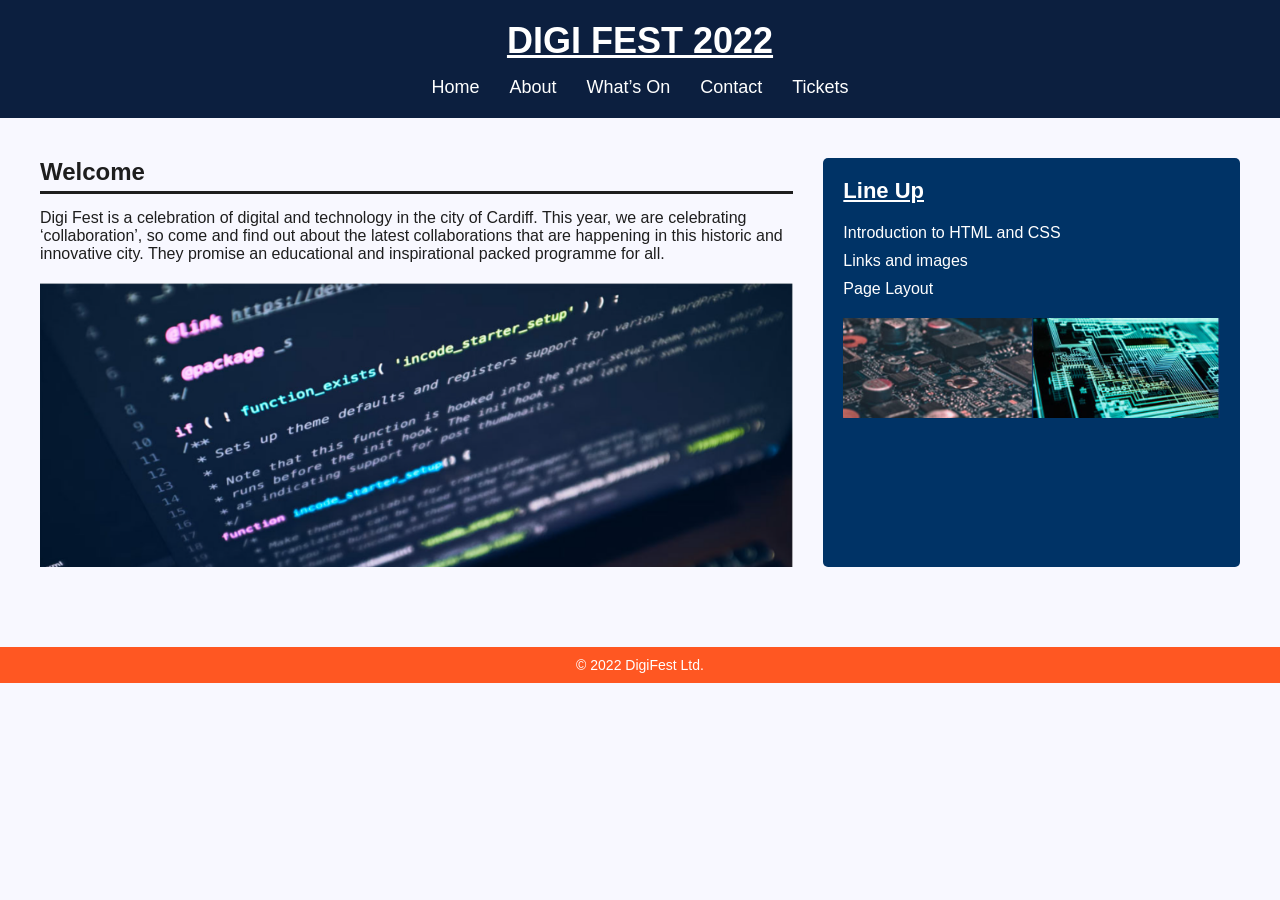
<file: Chapter-4-Page Layout/Exercises/index.html>
<!DOCTYPE html>
<html lang="en">
<head>
  <meta charset="UTF-8" />
  <meta name="viewport" content="width=device-width, initial-scale=1.0"/>
  <title>Digi Fest 2022</title>
  <link rel="stylesheet" href="style.css" />
</head>
<body>
  <header>
    <h1>DIGI FEST 2022</h1>
    <nav>
      <ul>
        <li><a href="#">Home</a></li>
        <li><a href="#">About</a></li>
        <li><a href="#">What’s On</a></li>
        <li><a href="#">Contact</a></li>
        <li><a href="#">Tickets</a></li>
      </ul>
    </nav>
  </header>

  <main>
    <section class="welcome">
      <article>
        <h2>Welcome</h2>
        <p>
          Digi Fest is a celebration of digital and technology in the city of Cardiff.
          This year, we are celebrating ‘collaboration’, so come and find out about the latest
          collaborations that are happening in this historic and innovative city. They promise
          an educational and inspirational packed programme for all.
        </p>
        <img src="image .png" alt="Code screen example">
      </article>
    </section>

    <aside class="lineup">
      <h2>Line Up</h2>
      <ul>
        <li>Introduction to HTML and CSS</li>
        <li>Links and images</li>
        <li>Page Layout</li>
      </ul>
      <div class="images">
        <img src="images 22.png" alt="Microchip">
        <img src="images 44.png" alt="Circuit board">
      </div>
    </aside>
  </main>

  <footer>
    <p>© 2022 DigiFest Ltd.</p>
  </footer>
</body>
</html>
</file>
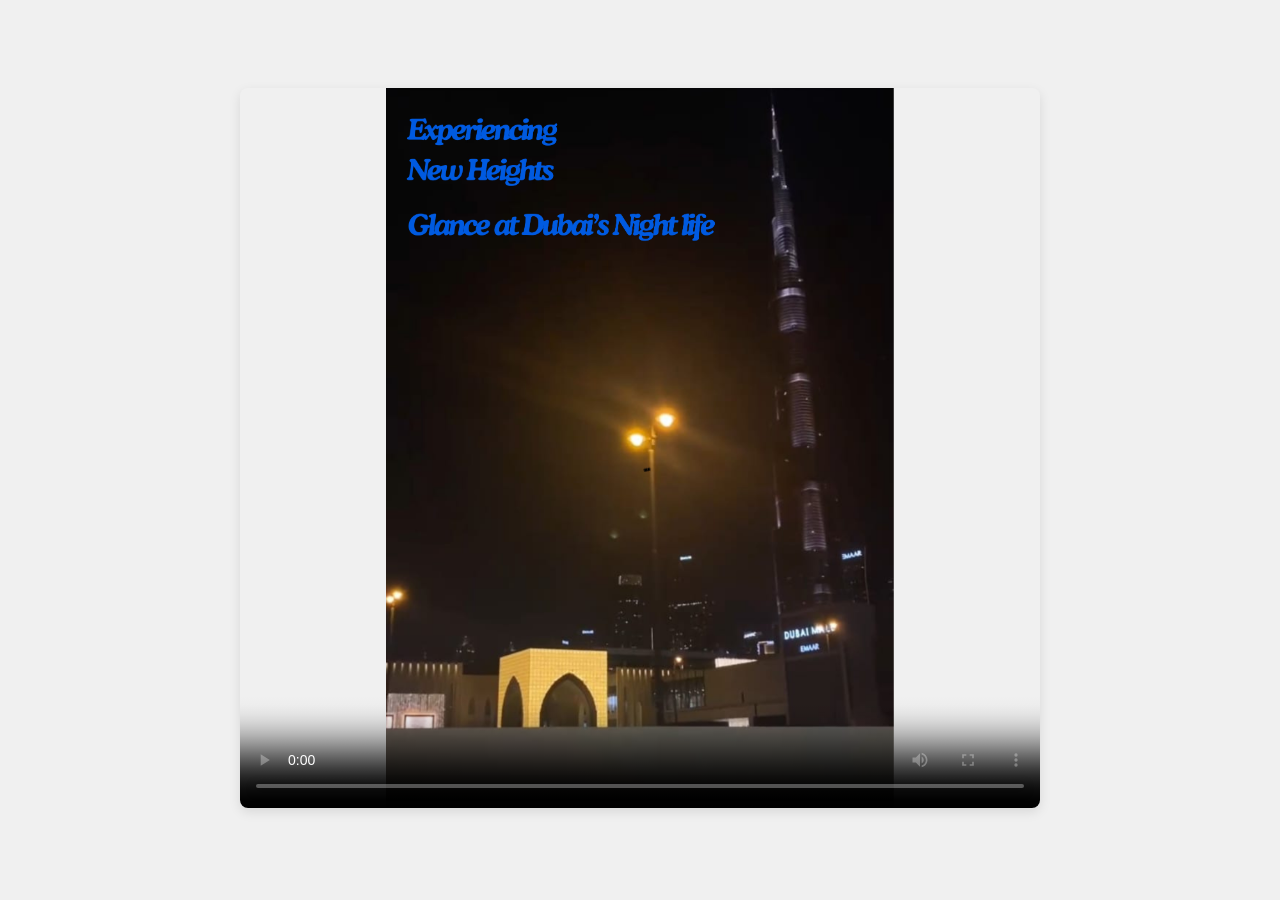
<file: Chapter-5-Embedded Content/Exercises/index.html>
<!DOCTYPE html>
<html lang="en">
<head>
    <meta charset="UTF-8">
    <meta name="viewport" content="width=device-width, initial-scale=1.0">
    <title>Optical Illusions</title>
    <link rel="stylesheet" href="style.css">
</head>
<body>
    <div class="video-wrapper">
        <video controls loop poster="images/poster.png">
            <source src="video1.mp4" type="video/mp4">
   
        </video>
    </div>
</body>
</html>
</file>
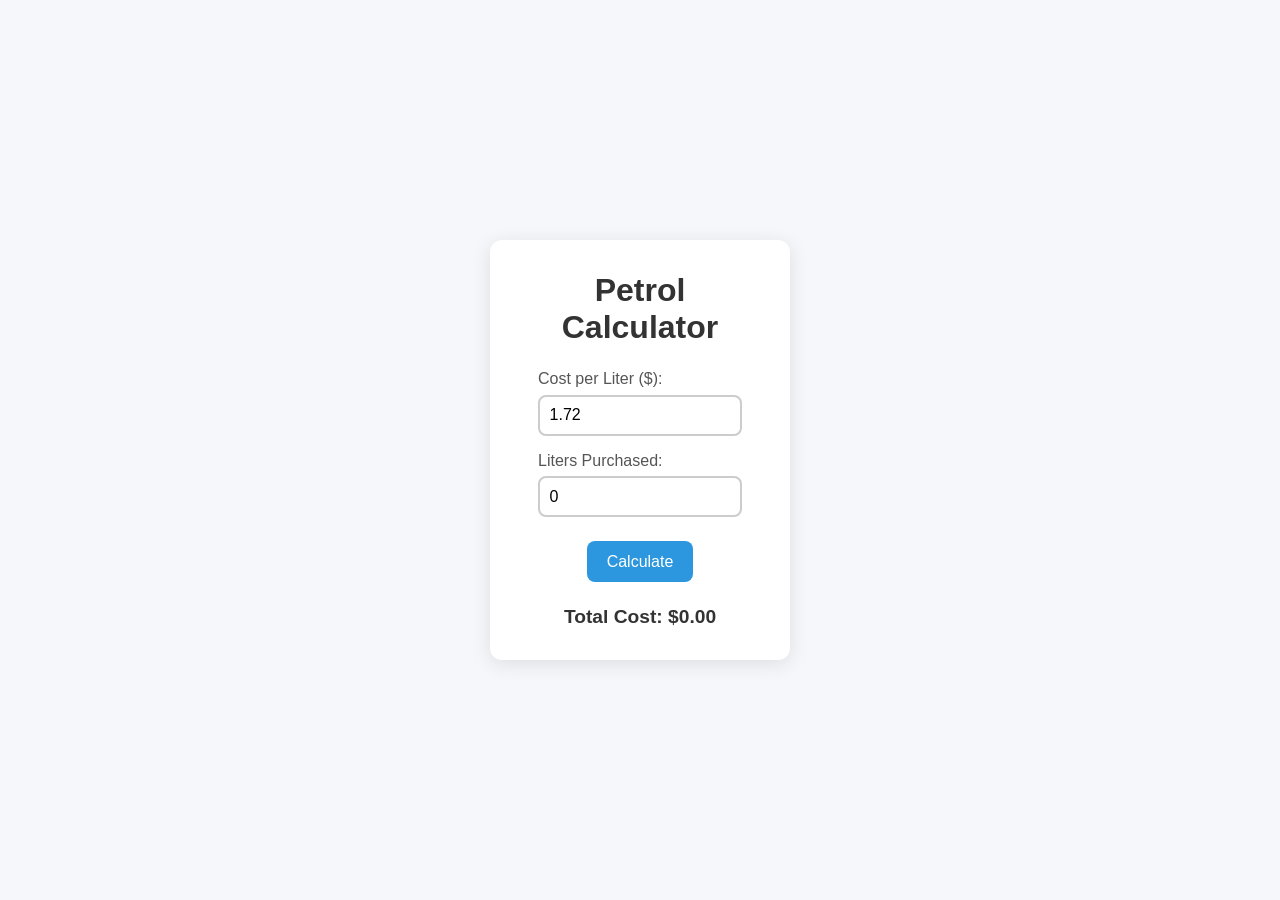
<file: Chapter-6-Javascript/Exercises/index.html>
<!DOCTYPE html>
<html lang="en">
<head>
  <meta charset="UTF-8">
  <meta name="viewport" content="width=device-width, initial-scale=1">
  <title>Petrol Calculator</title>
  <link rel="stylesheet" href="style.css">
  
</head>
<body>

  <div class="calculator">
    <h1>Petrol Calculator</h1>

    <!-- Input for petrol cost per liter -->
    <label for="cost-per-liter">Cost per Liter ($):</label>
    <input type="number" id="cost-per-liter" value="1.72" step="0.01" min="0">

    <!-- Input for liters purchased -->
    <label for="liters">Liters Purchased:</label>
    <input type="number" id="liters" value="0" step="0.1" min="0">

    <!-- Button to trigger calculation -->
    <button id="calculate-btn">Calculate</button>

    <!-- Area to display the result -->
    <p id="total-cost">Total Cost: $0.00</p>
  </div>

  <!-- Link to JavaScript file -->
  <script src="java.js"></script>

</body>
</html>
</file>
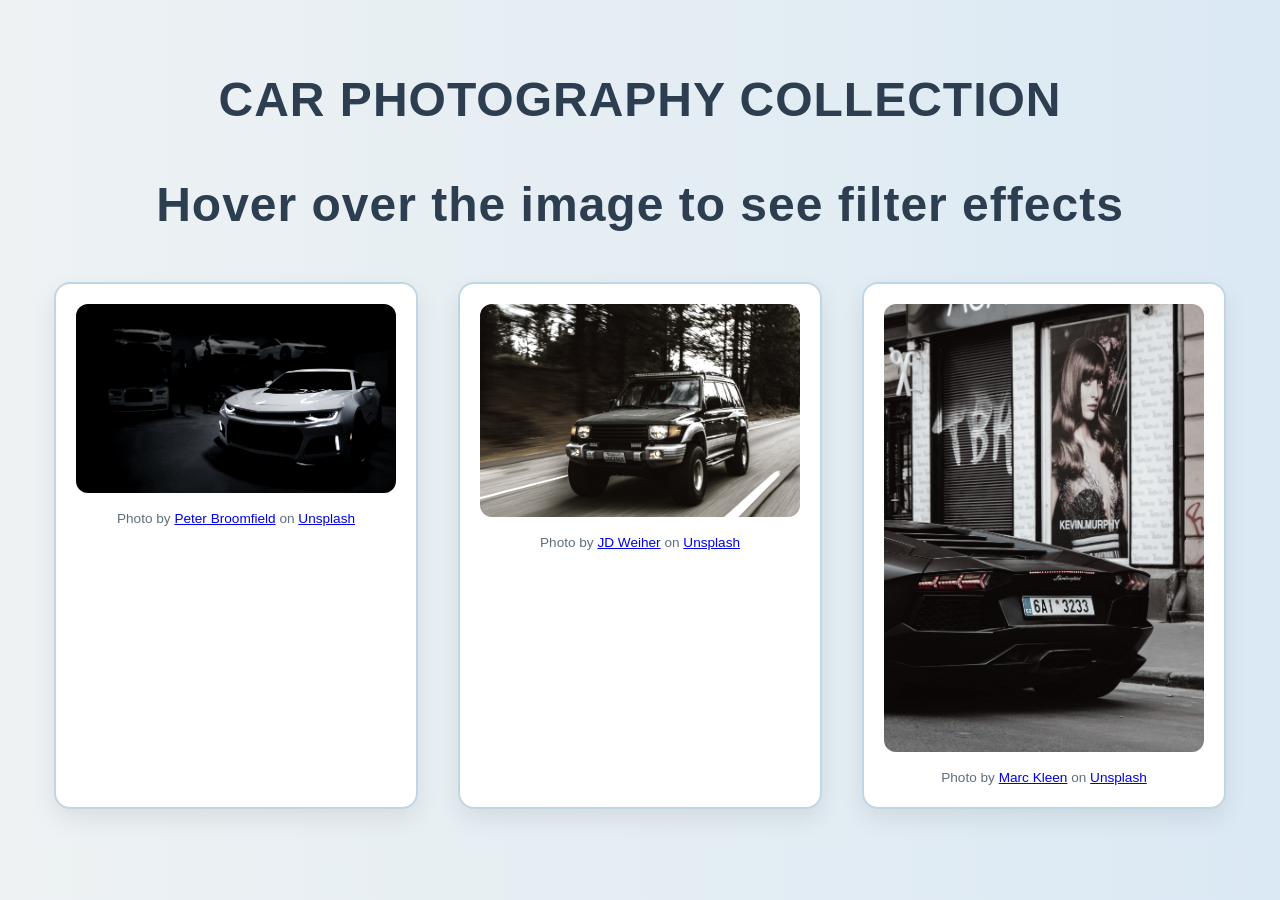
<file: Chapter-3-Images/Exercises/three images/index.html>
<!DOCTYPE html>
<html lang="en">
<head>
  <meta charset="UTF-8">
  <title>CAR PHOTOGRAPHY COLLECTION</title>
  <link rel="stylesheet" href="style.css">
</head>
<body>

  <h1>CAR PHOTOGRAPHY COLLECTION</h1>
  <h1>Hover over the image to see filter effects</h1>
  <div class="gallery-row">
    <div class="image-container">
      <img 
        src="img 1.jpg" 
        width="800" 
        height="533" 
        alt="Modern skyscraper reflecting the sky" 
        title="Modern Skyscraper in Downtown City">
      <div class="license">
        Photo by <a href="https://unsplash.com/@peterbroomfield?utm_content=creditCopyText&utm_medium=referral&utm_source=unsplash">Peter Broomfield</a> on <a href="https://unsplash.com/photos/white-car-m3m-lnR90uM?utm_content=creditCopyText&utm_medium=referral&utm_source=unsplash">Unsplash</a>
      
      </div>
    </div>

    <div class="image-container">
      <img 
        src="img33.jpg" 
        width="800" 
        height="533" 
        alt="Historic building with arches and columns" 
        title="Historic Building with Architectural Details">
      <div class="license">
        Photo by <a href="https://unsplash.com/@jdweiher?utm_content=creditCopyText&utm_medium=referral&utm_source=unsplash">JD Weiher</a> on <a href="https://unsplash.com/photos/timelapse-photography-of-green-suv-on-road-r_I6Y3eFrXE?utm_content=creditCopyText&utm_medium=referral&utm_source=unsplash">Unsplash</a>
      
      </div>
    </div>

    <div class="image-container">
      <img 
        src="img45.jpg" 
        width="800" 
        height="533" 
        alt="Bridge with city skyline in the background" 
        title="Bridge Over River with City Skyline">
      <div class="license">
        Photo by <a href="https://unsplash.com/@marckleen?utm_content=creditCopyText&utm_medium=referral&utm_source=unsplash">Marc Kleen</a> on <a href="https://unsplash.com/photos/black-lamborghini-beside-kevin-murphy-poster-H02BVUa2IVY?utm_content=creditCopyText&utm_medium=referral&utm_source=unsplash">Unsplash</a>
      
      </div>
    </div>
  </div>

</body>
</html>
</file>
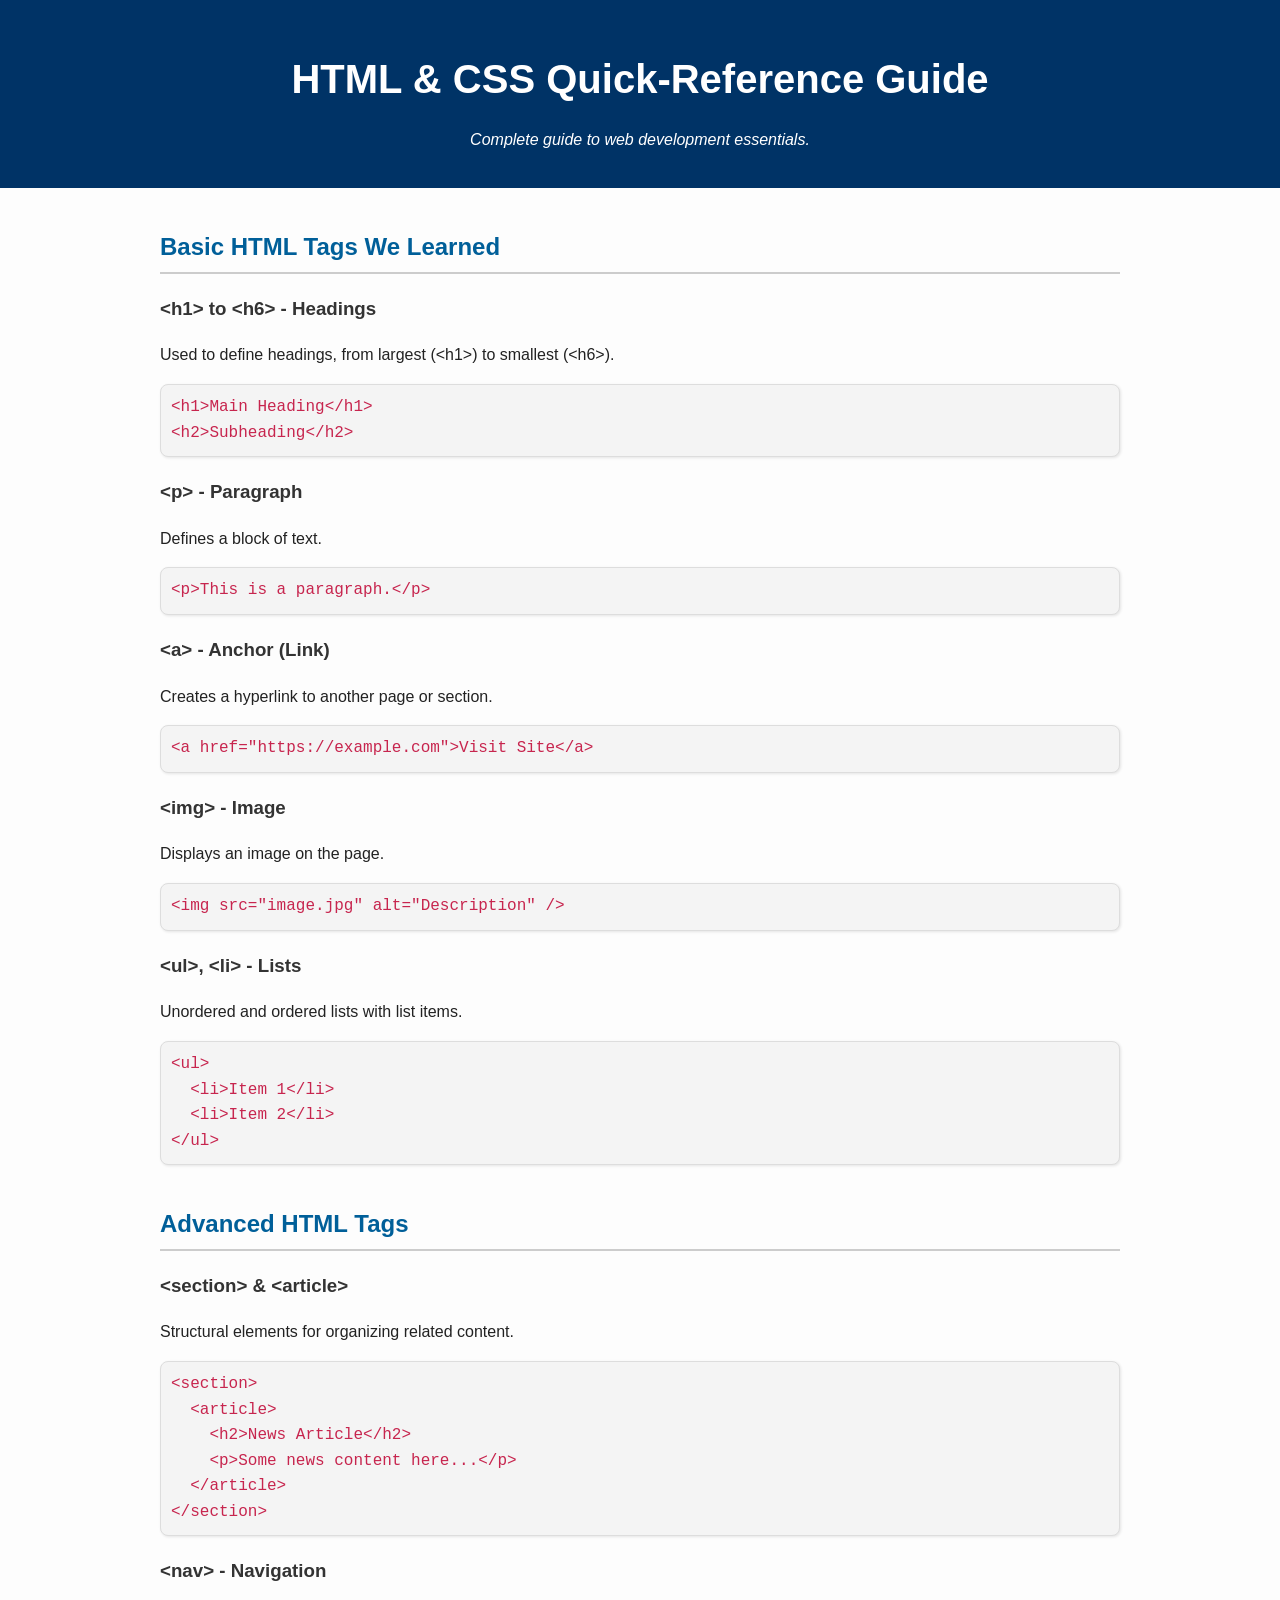
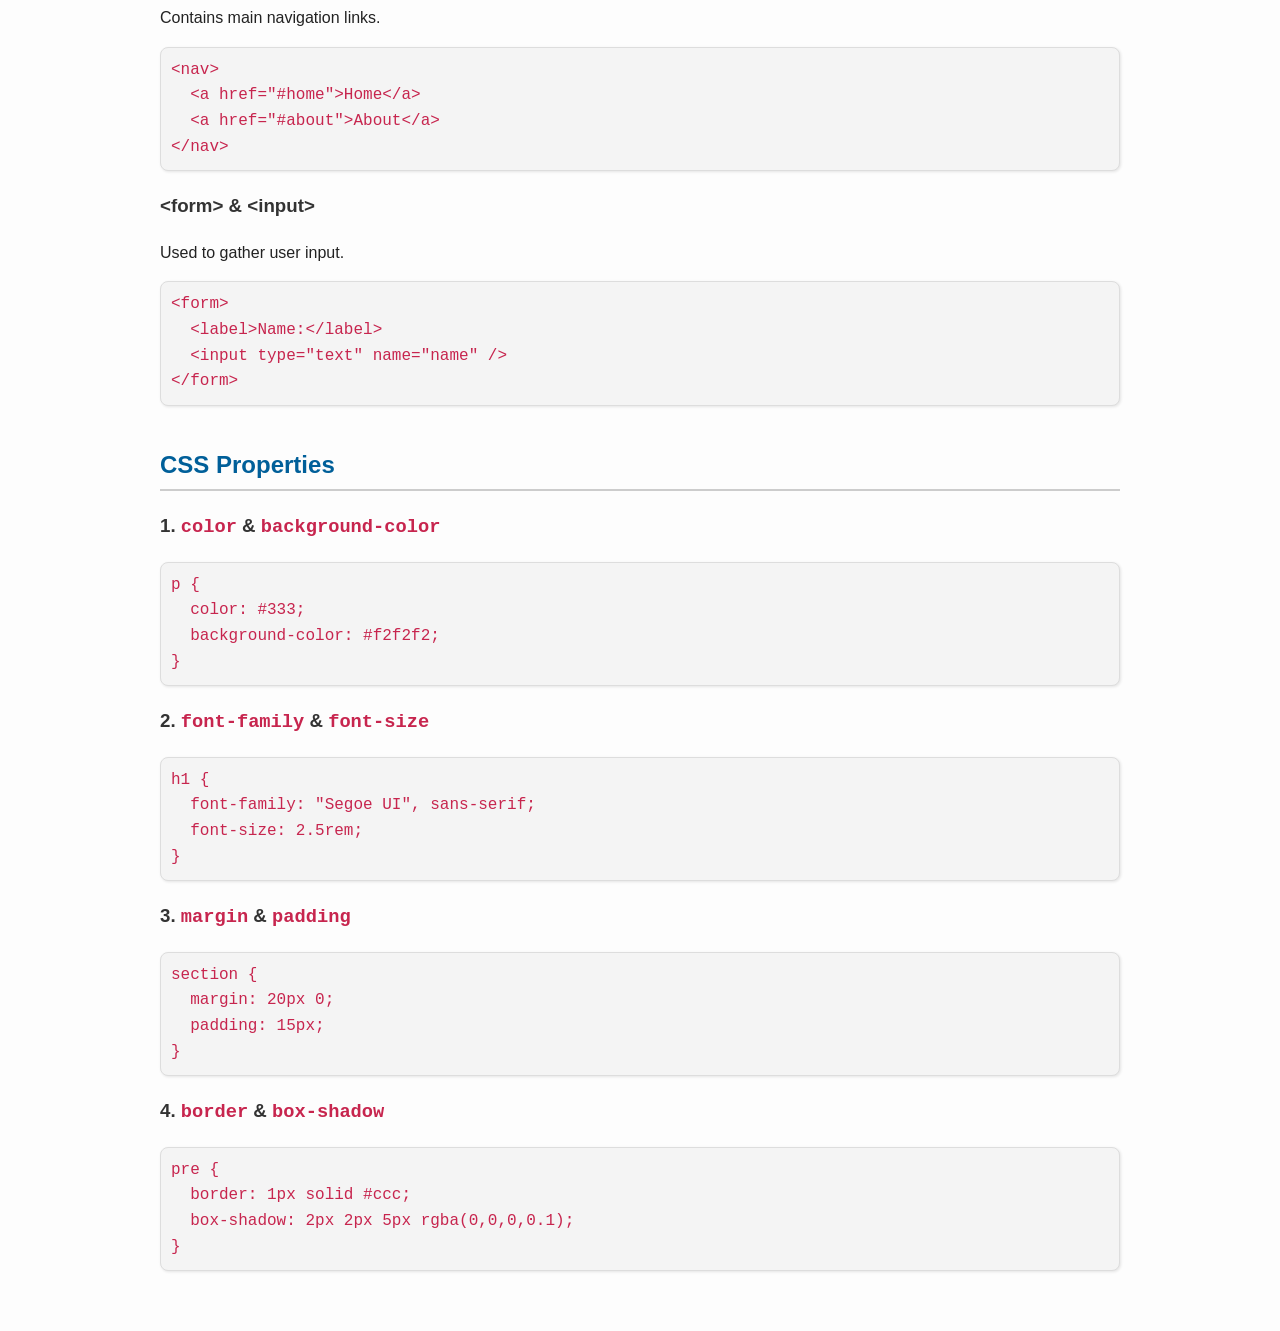
<file: Chapter-1-Introduction to HTML and CSS/Exercises/Bonus Exercise/Reference guide.html>
<!DOCTYPE html>
<html lang="en">
<head>
  <meta charset="UTF-8" />
  <meta name="viewport" content="width=device-width, initial-scale=1.0"/>
  <title>HTML & CSS Quick Reference Guide</title>
  <link rel="stylesheet" href="style.css" />
</head>
<body>
  <header>
    <h1>HTML & CSS Quick-Reference Guide</h1>
    <p>Complete guide to web development essentials.</p>
  </header>

  <main>
    <section>
      <h2>Basic HTML Tags We Learned</h2>

      <article>
        <h3>&lt;h1&gt; to &lt;h6&gt; - Headings</h3>
        <p>Used to define headings, from largest (&lt;h1&gt;) to smallest (&lt;h6&gt;).</p>
        <pre><code>&lt;h1&gt;Main Heading&lt;/h1&gt;
&lt;h2&gt;Subheading&lt;/h2&gt;</code></pre>
      </article>

      <article>
        <h3>&lt;p&gt; - Paragraph</h3>
        <p>Defines a block of text.</p>
        <pre><code>&lt;p&gt;This is a paragraph.&lt;/p&gt;</code></pre>
      </article>

      <article>
        <h3>&lt;a&gt; - Anchor (Link)</h3>
        <p>Creates a hyperlink to another page or section.</p>
        <pre><code>&lt;a href="https://example.com"&gt;Visit Site&lt;/a&gt;</code></pre>
      </article>

      <article>
        <h3>&lt;img&gt; - Image</h3>
        <p>Displays an image on the page.</p>
        <pre><code>&lt;img src="image.jpg" alt="Description" /&gt;</code></pre>
      </article>

      <article>
        <h3>&lt;ul&gt;, &lt;li&gt; - Lists</h3>
        <p>Unordered and ordered lists with list items.</p>
        <pre><code>&lt;ul&gt;
  &lt;li&gt;Item 1&lt;/li&gt;
  &lt;li&gt;Item 2&lt;/li&gt;
&lt;/ul&gt;</code></pre>
      </article>
    </section>

    <section>
      <h2>Advanced HTML Tags</h2>

      <article>
        <h3>&lt;section&gt; &amp; &lt;article&gt;</h3>
        <p>Structural elements for organizing related content.</p>
        <pre><code>&lt;section&gt;
  &lt;article&gt;
    &lt;h2&gt;News Article&lt;/h2&gt;
    &lt;p&gt;Some news content here...&lt;/p&gt;
  &lt;/article&gt;
&lt;/section&gt;</code></pre>
      </article>

      <article>
        <h3>&lt;nav&gt; - Navigation</h3>
        <p>Contains main navigation links.</p>
        <pre><code>&lt;nav&gt;
  &lt;a href="#home"&gt;Home&lt;/a&gt;
  &lt;a href="#about"&gt;About&lt;/a&gt;
&lt;/nav&gt;</code></pre>
      </article>

      <article>
        <h3>&lt;form&gt; &amp; &lt;input&gt;</h3>
        <p>Used to gather user input.</p>
        <pre><code>&lt;form&gt;
  &lt;label&gt;Name:&lt;/label&gt;
  &lt;input type="text" name="name" /&gt;
&lt;/form&gt;</code></pre>
      </article>
    </section>

    <section>
      <h2> CSS Properties</h2>

      <article>
        <h3>1. <code>color</code> &amp; <code>background-color</code></h3>
        <pre><code>p {
  color: #333;
  background-color: #f2f2f2;
}</code></pre>
      </article>

      <article>
        <h3>2. <code>font-family</code> &amp; <code>font-size</code></h3>
        <pre><code>h1 {
  font-family: "Segoe UI", sans-serif;
  font-size: 2.5rem;
}</code></pre>
      </article>

      <article>
        <h3>3. <code>margin</code> &amp; <code>padding</code></h3>
        <pre><code>section {
  margin: 20px 0;
  padding: 15px;
}</code></pre>
      </article>

      <article>
        <h3>4. <code>border</code> &amp; <code>box-shadow</code></h3>
        <pre><code>pre {
  border: 1px solid #ccc;
  box-shadow: 2px 2px 5px rgba(0,0,0,0.1);
}</code></pre>
      </article>
    </section>
  </main>
</body>
</html>
</file>
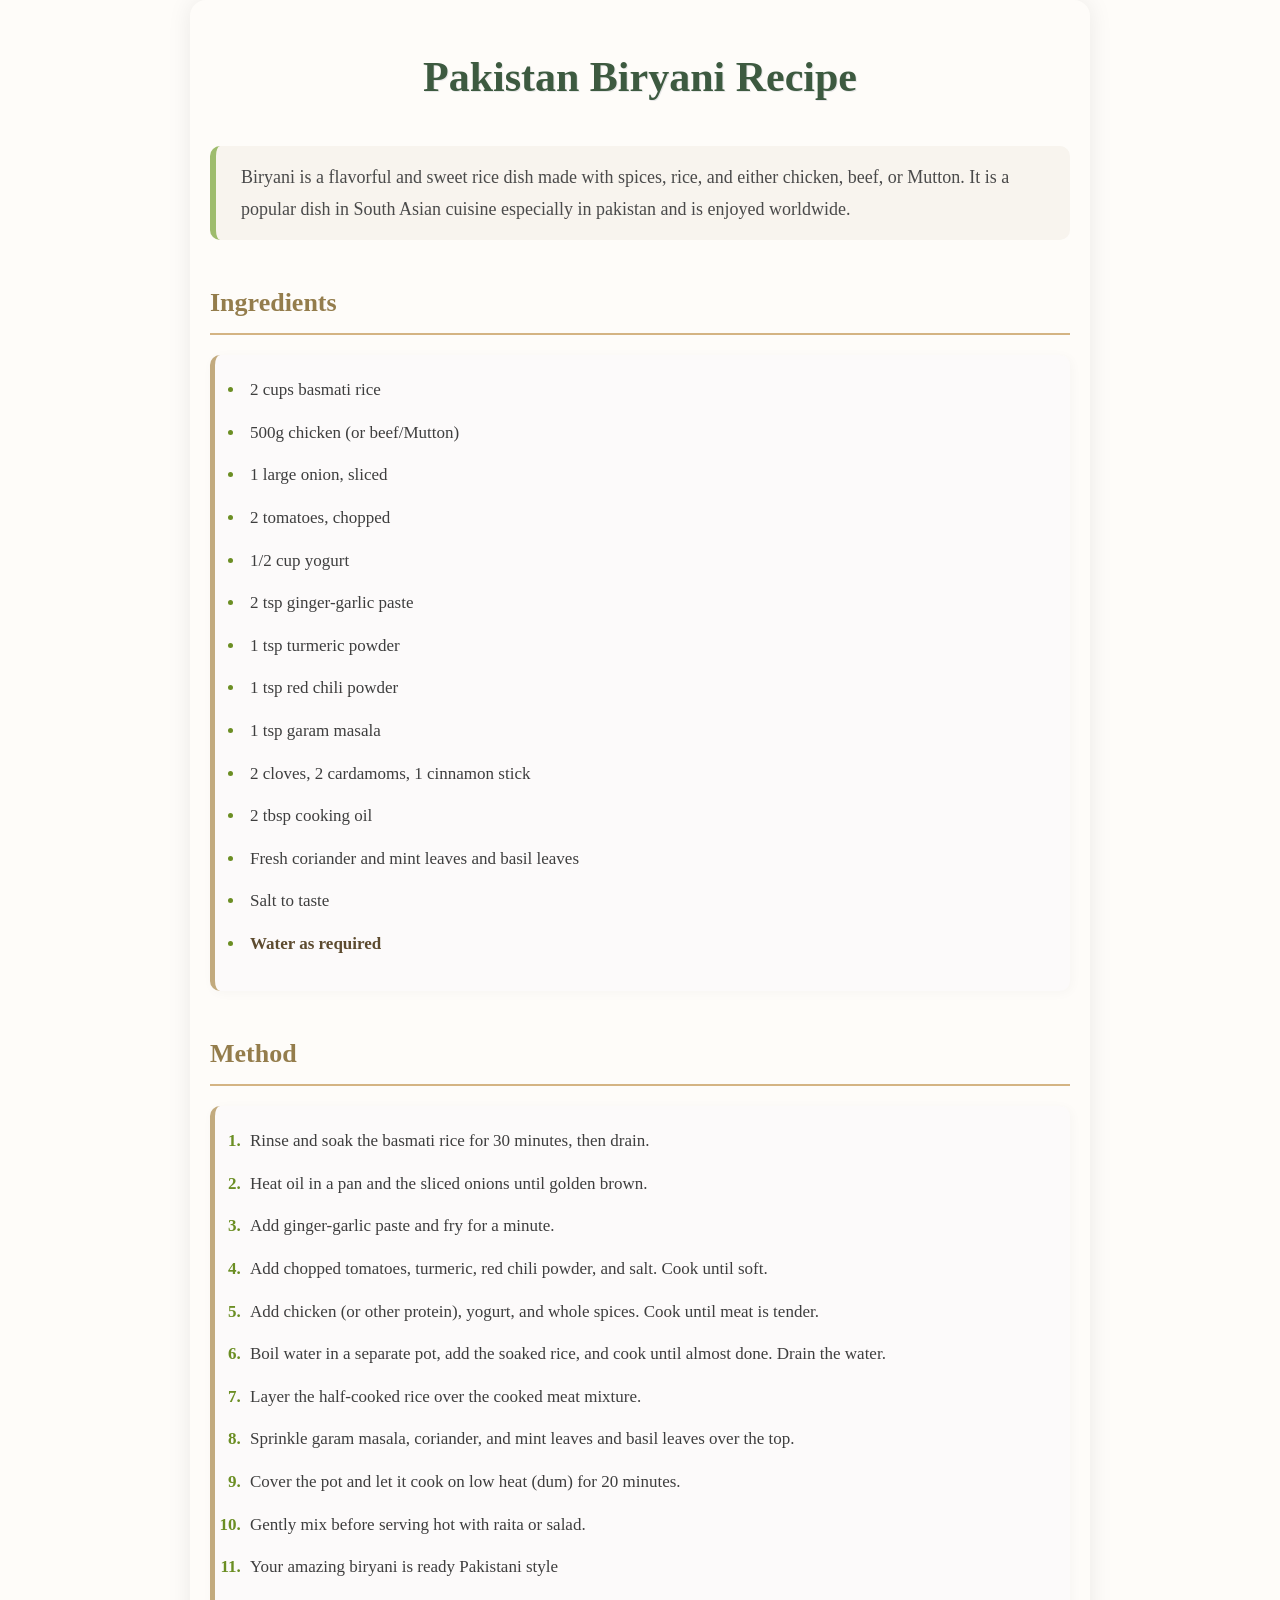
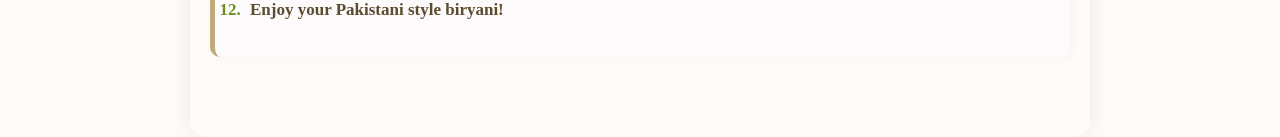
<file: Chapter-1-Introduction to HTML and CSS/Exercises/Recipe Exercise/Recipe.html>
<!DOCTYPE html>
 <html lang="en">
 <head>
     <meta charset="UTF-8">
     <meta name="viewport" content="width=device-width, initial-scale=1.0">
     <title> Pakistan Biryani Recipe</title>
     <link rel="stylesheet" href="style.css">
 </head>
 <body>
     <!-- Recipe Name --> 
     <h1>Pakistan Biryani Recipe</h1>
     
     <!-- Description of Recipe -->
     <p>Biryani is a flavorful and sweet rice dish made with spices, rice, and either chicken, beef, or Mutton. It is a popular dish in South Asian cuisine especially in pakistan and is enjoyed worldwide.</p>
     
     <!-- Ingredients -->
     <h2>Ingredients</h2>
     <ul>
         <li>2 cups basmati rice</li>
         <li>500g chicken (or beef/Mutton)</li>
         <li>1 large onion, sliced</li>
         <li>2 tomatoes, chopped</li>
         <li>1/2 cup yogurt</li>
         <li>2 tsp ginger-garlic paste</li>
         <li>1 tsp turmeric powder</li>
         <li>1 tsp red chili powder</li>
         <li>1 tsp garam masala</li>
         <li>2 cloves, 2 cardamoms, 1 cinnamon stick</li>
         <li>2 tbsp cooking oil</li>
         <li>Fresh coriander and mint leaves and basil leaves</li>
         <li>Salt to taste</li>
         <li>Water as required</li>
     </ul>
     
     <!-- How to make Paakistani biryani -->
     <h2>Method</h2>
     <ol>
         <li>Rinse and soak the basmati rice for 30 minutes, then drain.</li>
         <li>Heat oil in a pan and the sliced onions until golden brown.</li>
         <li>Add ginger-garlic paste and fry for a minute.</li>
         <li>Add chopped tomatoes, turmeric, red chili powder, and salt. Cook until soft.</li>
         <li>Add chicken (or other protein), yogurt, and whole spices. Cook until meat is tender.</li>
         <li>Boil water in a separate pot, add the soaked rice, and cook until almost done. Drain the water.</li>
         <li>Layer the half-cooked rice over the cooked meat mixture.</li>
         <li>Sprinkle garam masala, coriander, and mint leaves and basil leaves over the top.</li>
         <li>Cover the pot and let it cook on low heat (dum) for 20 minutes.</li>
         <li>Gently mix before serving hot with raita or salad.</li>
         <li>Your amazing biryani is ready Pakistani style</li>
         <li>Enjoy your Pakistani style biryani!</li>
     </ol>
 </body>
 </html>
</file>
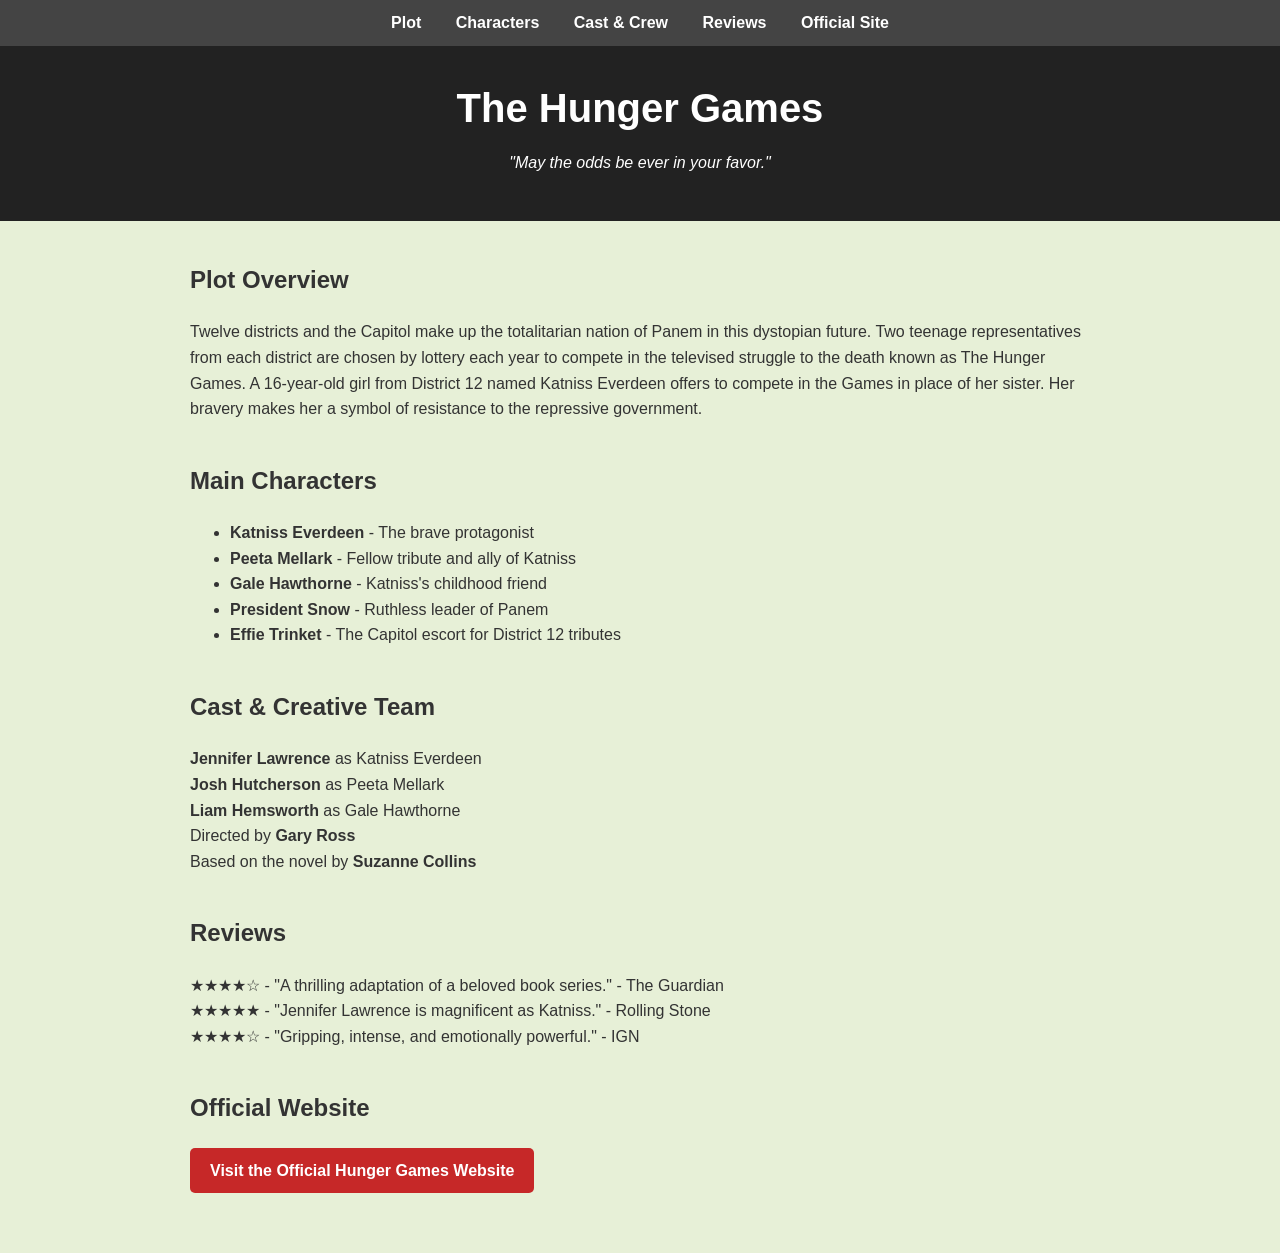
<file: Chapter-2-Links and navigation/Exercises/one page website/Website.html>
<!DOCTYPE html>
<html lang="en">
<head>
  <meta charset="UTF-8" />
  <meta name="viewport" content="width=device-width, initial-scale=1.0"/>
  <title>The Hunger Games</title>
  <link rel="stylesheet" href="style.css" />
</head>
<body>

  <nav class="navbar">
    <a href="#plot">Plot</a>
    <a href="#characters">Characters</a>
    <a href="#cast">Cast & Crew</a>
    <a href="#reviews">Reviews</a>
    <a href="#official">Official Site</a>
  </nav>

  <header>
    <h1>The Hunger Games</h1>
    <p class="tagline">"May the odds be ever in your favor."</p>
  </header>

  <main>
    <section id="plot">
      <h2>Plot Overview</h2>
      <p>
        Twelve districts and the Capitol make up the totalitarian  nation of Panem in this dystopian future.  Two teenage representatives from each district are chosen by lottery each year to compete in the televised struggle to the death known as The Hunger Games.  A 16-year-old girl from District 12 named Katniss Everdeen offers to compete in the Games in place of her sister.  Her bravery makes her a symbol of resistance to the repressive government.
      </p>
    </section>

    <section id="characters">
      <h2>Main Characters</h2>
      <ul>
        <li><strong>Katniss Everdeen</strong> - The brave protagonist</li>
        <li><strong>Peeta Mellark</strong> - Fellow tribute and ally of Katniss</li>
        <li><strong>Gale Hawthorne</strong> - Katniss's childhood friend</li>
        <li><strong>President Snow</strong> - Ruthless leader of Panem</li>
        <li><strong>Effie Trinket</strong> - The Capitol escort for District 12 tributes</li>
      </ul>
    </section>

    <section id="cast">
      <h2>Cast & Creative Team</h2>
      <p>
        <strong>Jennifer Lawrence</strong> as Katniss Everdeen<br>
        <strong>Josh Hutcherson</strong> as Peeta Mellark<br>
        <strong>Liam Hemsworth</strong> as Gale Hawthorne<br>
        Directed by <strong>Gary Ross</strong><br>
        Based on the novel by <strong>Suzanne Collins</strong>
      </p>
    </section>

    <section id="reviews">
      <h2>Reviews</h2>
      <p>
        ★★★★☆ - "A thrilling adaptation of a beloved book series." - The Guardian<br>
        ★★★★★ - "Jennifer Lawrence is magnificent as Katniss." - Rolling Stone<br>
        ★★★★☆ - "Gripping, intense, and emotionally powerful." - IGN
      </p>
    </section>

    <section id="official">
      <h2>Official Website</h2>
      <p>
        <a class="button" href="https://www.imdb.com/title/tt1392170/?ref_=fn_all_ttl_1" target="_blank">Visit the Official Hunger Games Website</a>
      </p>
    </section>
  </main>
</body>
</html>
</file>
<file: Chapter-4-Page Layout/Exercises/style.css>
/* Base Reset */
* {
  margin: 0;
  padding: 0;
  box-sizing: border-box;
}

/* Fonts and Colors */
body {
  font-family: Arial, sans-serif;
  color: #1e1e1e;
  background-color: #f8f8ff;
}

/* Header Styling */
header {
  background-color: #0c1f3f;
  color: white;
  text-align: center;
  padding: 20px 0;
  font-family: Tahoma, sans-serif;
}

header h1 {
  font-weight: 700;
  font-size: 36px;
  text-decoration: underline;
}

nav ul {
  list-style: none;
  display: flex;
  justify-content: center;
  margin-top: 15px;
}

nav ul li {
  margin: 0 15px;
}

nav ul li a {
  color: white;
  text-decoration: none;
  font-size: 18px;
}

/* Main Layout */
main {
  display: flex;
  justify-content: space-between;
  padding: 40px;
  gap: 30px;
}

/* Welcome Section */
.welcome {
  flex: 2;
}

.welcome h2 {
  font-size: 24px;
  font-weight: bold;
  border-bottom: 3px solid #1e1e1e;
  padding-bottom: 5px;
  margin-bottom: 15px;
}

.welcome p {
  font-size: 16px;
  margin-bottom: 20px;
}

.welcome img {
  max-width: 100%;
  height: auto;
  display: block;
}

/* Line Up Section */
.lineup {
  flex: 1;
  background-color: #003366;
  color: white;
  padding: 20px;
  border-radius: 5px;
}

.lineup h2 {
  text-decoration: underline;
  margin-bottom: 20px;
  font-weight: bold;
  font-size: 22px;
}

.lineup ul {
  list-style: none;
  margin-bottom: 20px;
}

.lineup li {
  margin-bottom: 10px;
}

.images {
  display: flex;
  justify-content: center;
  gap: 0; /* Remove space between images */
}

.images img {
  width: 50%;
  height: 100px;
  object-fit: cover;
  display: block;
}

/* Footer */
footer {
  background-color: #ff5722;
  color: white;
  text-align: center;
  padding: 10px;
  font-size: 14px;
  margin-top: 40px;
}
</file>
<file: Chapter-5-Embedded Content/Exercises/style.css>
body {
    margin: 0;
    padding: 0;
    height: 100vh;
    display: flex;
    justify-content: center;
    align-items: center;
    background-color: #f0f0f0;
}

.video-wrapper {
    width: 80%;
    max-width: 800px;
    text-align: center;
}

video {
    width: 100%;
    max-height: 80vh;
    border-radius: 8px;
    box-shadow: 0 4px 12px rgba(0,0,0,0.1);
}
</file>
<file: Chapter-6-Javascript/Exercises/style.css>
/* Reset and base styles */
* {
    box-sizing: border-box;
    margin: 0;
    padding: 0;
    font-family: "Segoe UI", sans-serif;
  }
  
  /* Centering the calculator */
  body {
    background: #f5f7fa;
    display: flex;
    align-items: center;
    justify-content: center;
    height: 100vh;
  }
  
  /* Styling the calculator container */
  .calculator {
    background: white;
    padding: 2rem 3rem;
    border-radius: 12px;
    box-shadow: 0 4px 20px rgba(0,0,0,0.1);
    width: 300px;
    text-align: center;
  }
  
  /* Headline */
  .calculator h1 {
    margin-bottom: 1.5rem;
    color: #333;
  }
  
  /* Label and input styles */
  label {
    display: block;
    text-align: left;
    margin-top: 1rem;
    margin-bottom: 0.4rem;
    color: #555;
  }
  
  input[type="number"] {
    width: 100%;
    padding: 0.6rem;
    border: 2px solid #ccc;
    border-radius: 8px;
    font-size: 1rem;
    transition: border 0.3s;
  }
  
  /* Focus effect on input */
  input[type="number"]:focus {
    border-color: #2c97de;
    outline: none;
  }
  
  /* Button styling */
  button {
    margin-top: 1.5rem;
    padding: 0.7rem 1.2rem;
    background: #2c97de;
    color: white;
    font-size: 1rem;
    border: none;
    border-radius: 8px;
    cursor: pointer;
    transition: background 0.3s;
  }
  
  /* Hover effect on button */
  button:hover {
    background: #227ab7;
  }
  
  /* Total cost output */
  #total-cost {
    margin-top: 1.5rem;
    font-size: 1.2rem;
    color: #333;
    font-weight: bold;
  }
</file>
<file: Chapter-3-Images/Exercises/three images/style.css>
/* General page styling */
body {
    font-family: 'Segoe UI', Tahoma, Geneva, Verdana, sans-serif;
    background: linear-gradient(to right, #eef2f3, #dbe9f4);
    color: #333;
    margin: 0;
    padding: 40px 20px;
    text-align: center;
  }
  
  /* Page title */
  h1 {
    font-size: 3em;
    margin-bottom: 50px;
    color: #2c3e50;
    letter-spacing: 1px;
  }
  
  /* Flex container for horizontal layout */
  .gallery-row {
    display: flex;
    justify-content: center;
    gap: 40px;
    flex-wrap: wrap;
  }
  
  /* Each image block */
  .image-container {
    background: #ffffff;
    border: 2px solid #c0d6e4;
    border-radius: 16px;
    box-shadow: 0 10px 25px rgba(0, 0, 0, 0.08);
    padding: 20px;
    transition: transform 0.3s ease, box-shadow 0.3s ease;
    width: 320px;
  }
  
  .image-container:hover {
    transform: translateY(-10px);
    box-shadow: 0 14px 30px rgba(0, 0, 0, 0.15);
  }
  
  /* Image styling with filter effects */
  img {
    width: 100%;
    height: auto;
    border-radius: 12px;
    filter: grayscale(75%) brightness(1.05) contrast(1.15);
    transition: filter 0.3s ease;
  }
  
  img:hover {
    filter: grayscale(0%) brightness(1) contrast(1);
  }
  
  /* License text below each image */
  .license {
    font-size: 0.85em;
    color: #5e6e7e;
    margin-top: 12px;
    line-height: 1.4;
  }
</file>
<file: Chapter-1-Introduction to HTML and CSS/Exercises/Bonus Exercise/style.css>
/* Base Styles */
body {
    font-family: 'Segoe UI', Tahoma, Geneva, Verdana, sans-serif;
    line-height: 1.6;
    background-color: #fdfdfd;
    color: #222;
    margin: 0;
    padding: 0;
  }
  
  /* Header */
  header {
    background-color: #003366;
    color: white;
    padding: 20px;
    text-align: center;
  }
  
  header h1 {
    font-size: 2.5rem;
    margin-bottom: 0;
  }
  
  header p {
    font-style: italic;
  }
  
  /* Main Content */
  main {
    padding: 20px;
    max-width: 960px;
    margin: auto;
  }
  
  section {
    margin-bottom: 40px;
  }
  
  h2 {
    color: #005f99;
    border-bottom: 2px solid #ccc;
    padding-bottom: 5px;
  }
  
  h3 {
    margin-top: 20px;
    color: #333;
  }
  
  /* Code Styling */
  pre {
    background-color: #f4f4f4;
    padding: 10px;
    overflow-x: auto;
    border-radius: 8px;
    border: 1px solid #ddd;
    box-shadow: 1px 1px 3px rgba(0,0,0,0.1);
  }
  
  code {
    font-family: 'Courier New', Courier, monospace;
    color: #c7254e;
  }
  
  /* Footer */
  footer {
    text-align: center;
    background-color: #eee;
    padding: 15px;
    font-size: 0.9rem;
  }
</file>
<file: Chapter-1-Introduction to HTML and CSS/Exercises/Recipe Exercise/style.css>
/* Reset */
* {
    margin: 0;
    padding: 0;
    box-sizing: border-box;
  }
  
  /* Body Styling */
  body {
    font-family: 'Merriweather', serif;
    background-color: #fefcf9; /* off-white */
    color: #3e3e3e; /* soft black */
    line-height: 1.8;
    padding: 40px 20px;
    max-width: 900px;
    margin: auto;
    border-radius: 16px;
    box-shadow: 0 0 25px rgba(0, 0, 0, 0.08);
  }
  
  /* Headings */
  h1 {
    font-size: 42px;
    color: #3d5a40; /* elegant deep green */
    text-align: center;
    margin-bottom: 30px;
    text-shadow: 1px 1px 0 #e6e6e6;
  }
  
  h2 {
    font-size: 26px;
    color: #947d4c; /* soft golden brown */
    margin-top: 40px;
    margin-bottom: 20px;
    border-bottom: 2px solid #d4b483;
    padding-bottom: 6px;
  }
  
  /* Description paragraph */
  p {
    font-size: 18px;
    color: #4a4a4a;
    background-color: #f8f4ee;
    padding: 15px 25px;
    border-left: 6px solid #9ebc6d;
    border-radius: 10px;
    margin-bottom: 30px;
  }
  
  /* Lists */
  ul, ol {
    background-color: #fcfafa;
    border-left: 5px solid #c2aa7e;
    padding: 20px 30px;
    border-radius: 10px;
    font-size: 17px;
    margin-bottom: 40px;
    box-shadow: 2px 2px 12px rgba(0,0,0,0.03);
  }
  
  li {
    margin-bottom: 12px;
    padding-left: 5px;
  }
  
  li::marker {
    color: #6b8e23; /* olive green */
    font-weight: bold;
  }
  
  /* Last items styled boldly */
  ol li:last-child,
  ul li:last-child {
    font-weight: bold;
    color: #5d4b2f;
  }
  
  /* Responsive for Mobile */
  @media (max-width: 600px) {
    body {
      padding: 20px 15px;
    }
  
    h1 {
      font-size: 32px;
    }
  
    h2 {
      font-size: 22px;
    }
  
    ul, ol {
      font-size: 16px;
      padding: 15px 20px;
    }
  }
</file>
<file: Chapter-2-Links and navigation/Exercises/one page website/style.css>
/* Base Styles */
body {
    font-family: Arial, sans-serif;
    line-height: 1.6;
    margin: 0;
    padding: 0;
    background-color: #e7f0d7;
    color: #333;
  }
  
  header {
    background-color: #222;
    color: white;
    text-align: center;
    padding: 30px 20px;
  }
  
  h1 {
    margin: 0;
    font-size: 2.5rem;
  }
  
  .tagline {
    font-style: italic;
    margin-top: 10px;
  }
  
  .navbar {
    background-color: #444;
    padding: 10px;
    text-align: center;
  }
  
  .navbar a {
    color: white;
    margin: 0 15px;
    text-decoration: none;
    font-weight: bold;
  }
  
  .navbar a:hover {
    text-decoration: underline;
  }
  
  main {
    padding: 20px;
    max-width: 900px;
    margin: auto;
  }
  
  section {
    margin-bottom: 40px;
  }
  
  /* Reusable class */
  .button {
    display: inline-block;
    background-color: #c62828;
    color: white;
    padding: 10px 20px;
    text-decoration: none;
    border-radius: 5px;
    font-weight: bold;
  }
  
  .button:hover {
    background-color: #a91c1c;
  }
  
  footer {
    background-color: #ddd;
    text-align: center;
    padding: 15px;
    font-size: 0.9rem;
  }
</file>
